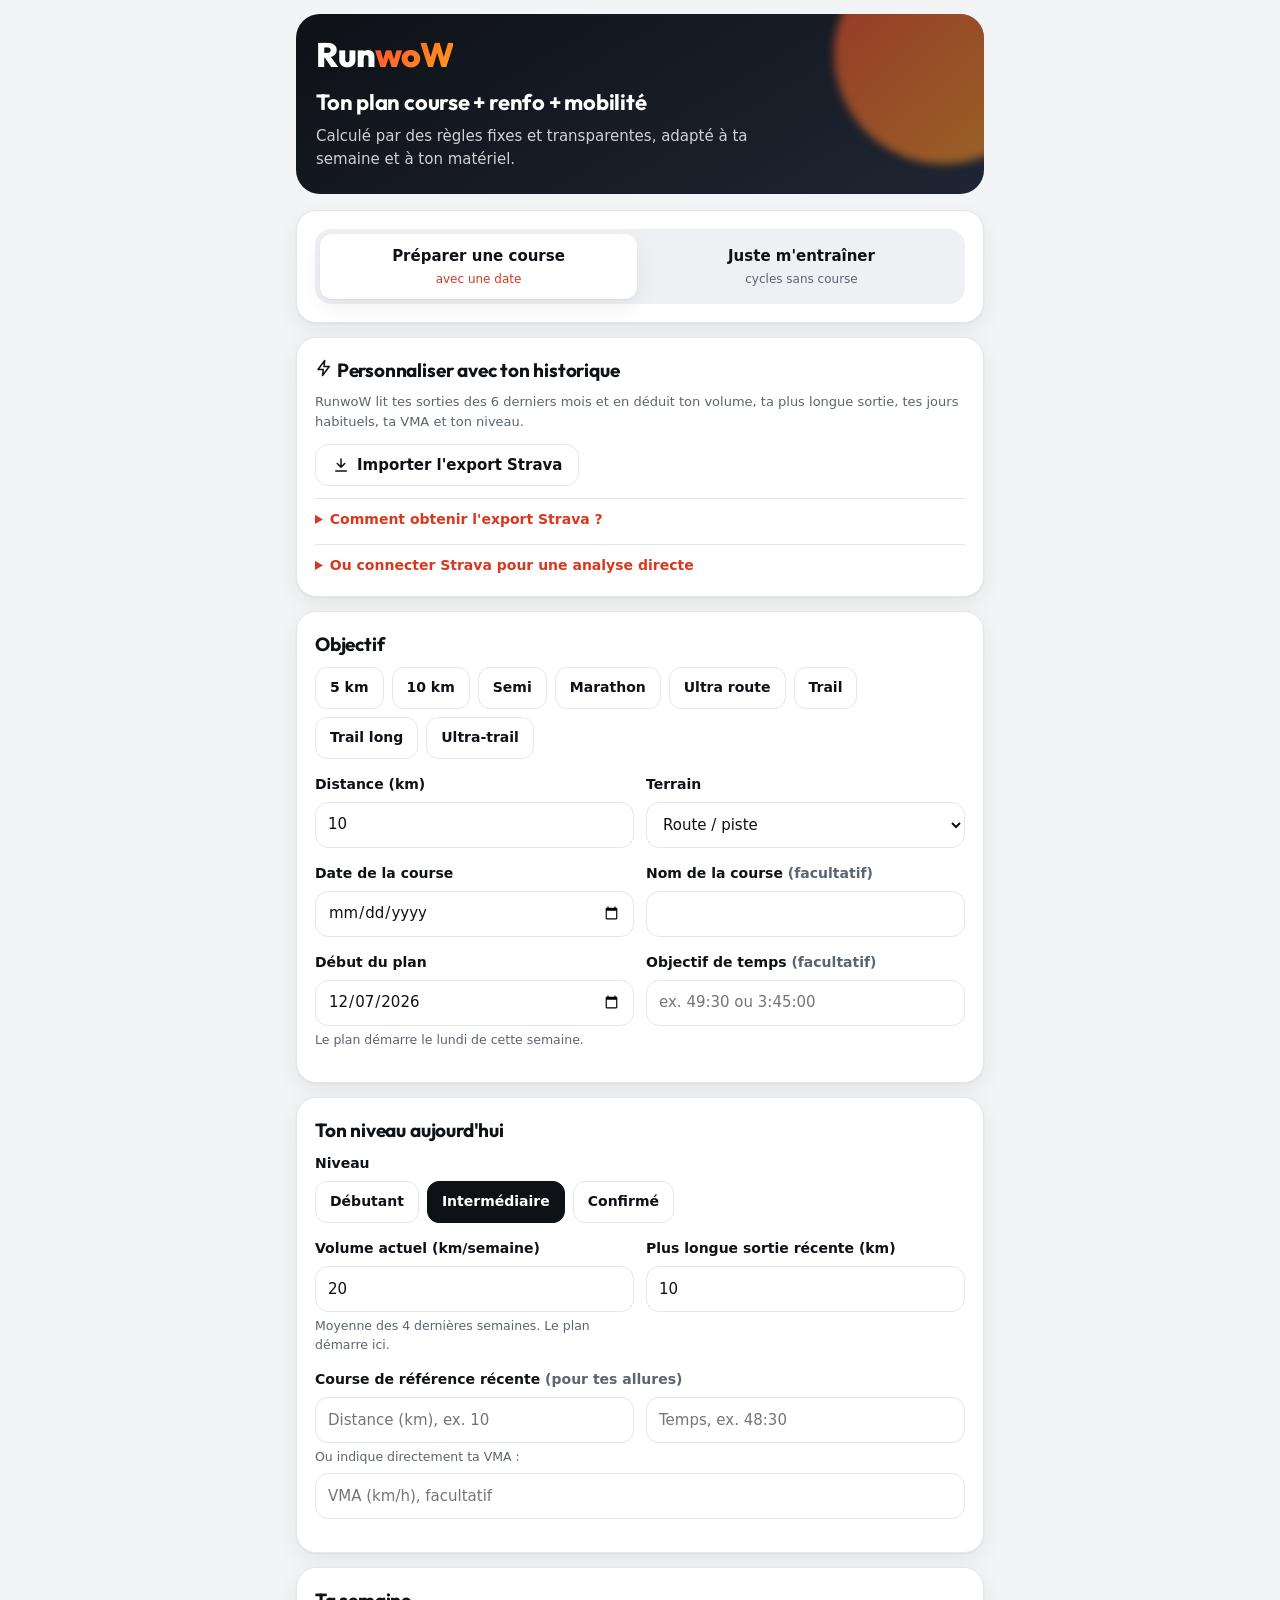
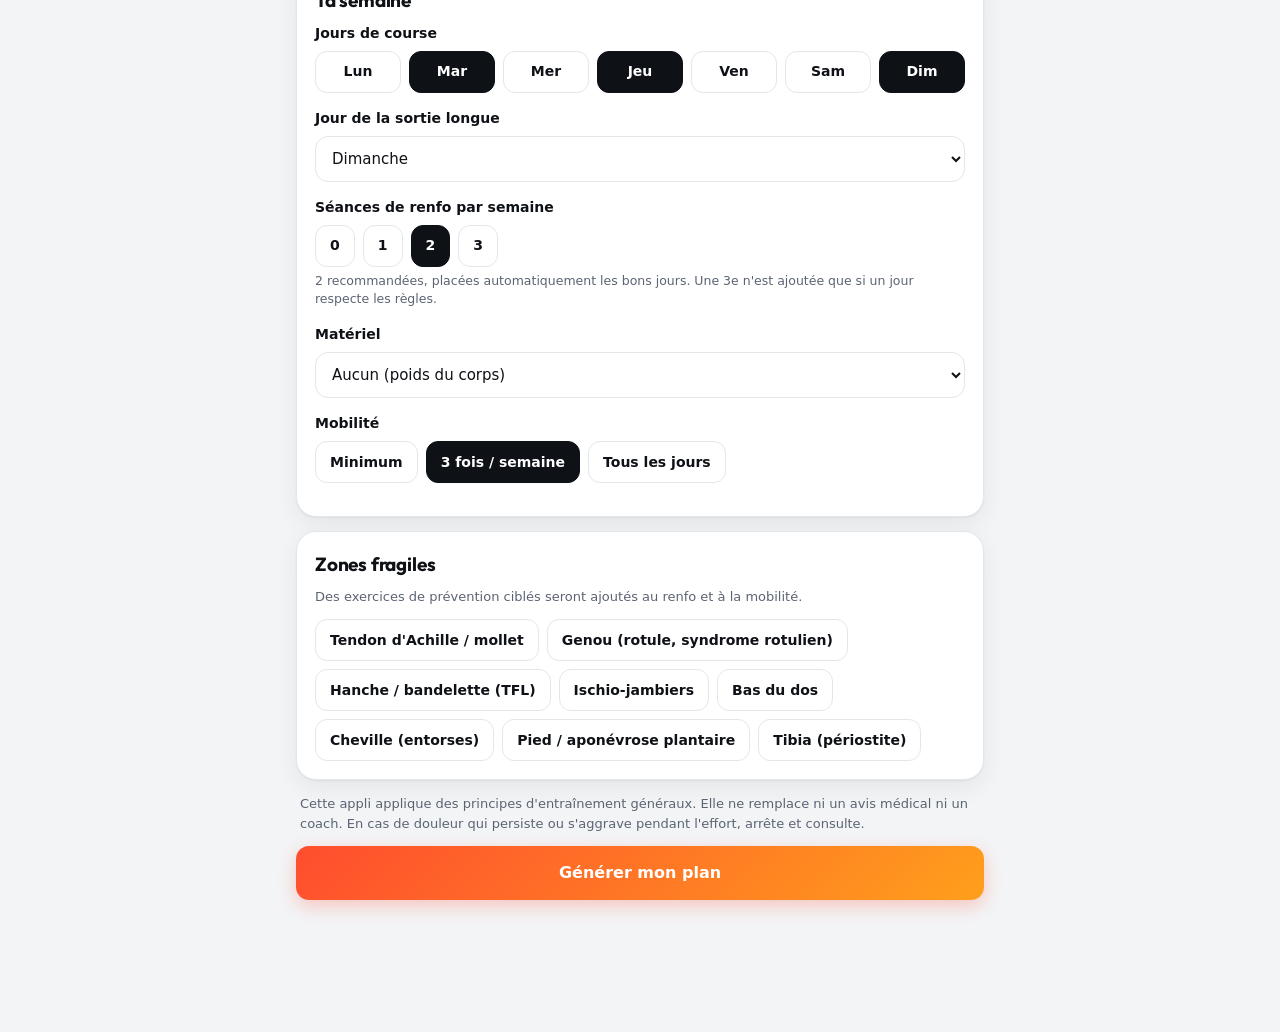
<file: index.html>
<!doctype html>
<html lang="fr">
<head>
  <meta charset="utf-8">
  <meta name="viewport" content="width=device-width, initial-scale=1, viewport-fit=cover">
  <meta name="theme-color" content="#0e1116">
  <meta name="apple-mobile-web-app-capable" content="yes">
  <meta name="apple-mobile-web-app-status-bar-style" content="black-translucent">
  <link rel="preconnect" href="https://fonts.googleapis.com">
  <link rel="preconnect" href="https://fonts.gstatic.com" crossorigin>
  <link rel="stylesheet" href="https://fonts.googleapis.com/css2?family=Outfit:wght@500;600;700;800&display=swap">
  <meta name="description" content="Plans de course à pied avec renforcement et mobilité, générés par des règles fixes.">
  <title>RunwoW</title>
  <link rel="manifest" href="manifest.webmanifest">
  <link rel="icon" href="icon.svg" type="image/svg+xml">
  <link rel="apple-touch-icon" href="icon.svg">
  <link rel="stylesheet" href="css/style.css">
</head>
<body>
  <div id="app"></div>
  <div id="modal-root"></div>
  <div id="toast" role="status" aria-live="polite"></div>

  <script src="js/engine/util.js"></script>
  <script src="js/engine/paces.js"></script>
  <script src="js/data/exercises.js"></script>
  <script src="js/engine/strength.js"></script>
  <script src="js/engine/plan.js"></script>
  <script src="js/engine/replan.js"></script>
  <script src="js/engine/rules.js"></script>
  <script src="js/sync/fit.js"></script>
  <script src="js/sync/zip.js"></script>
  <script src="js/sync/strava.js"></script>
  <script src="js/sync/match.js"></script>
  <script src="js/sync/history.js"></script>
  <script src="js/sync/adapt.js"></script>
  <script src="js/app.js"></script>
</body>
</html>
</file>
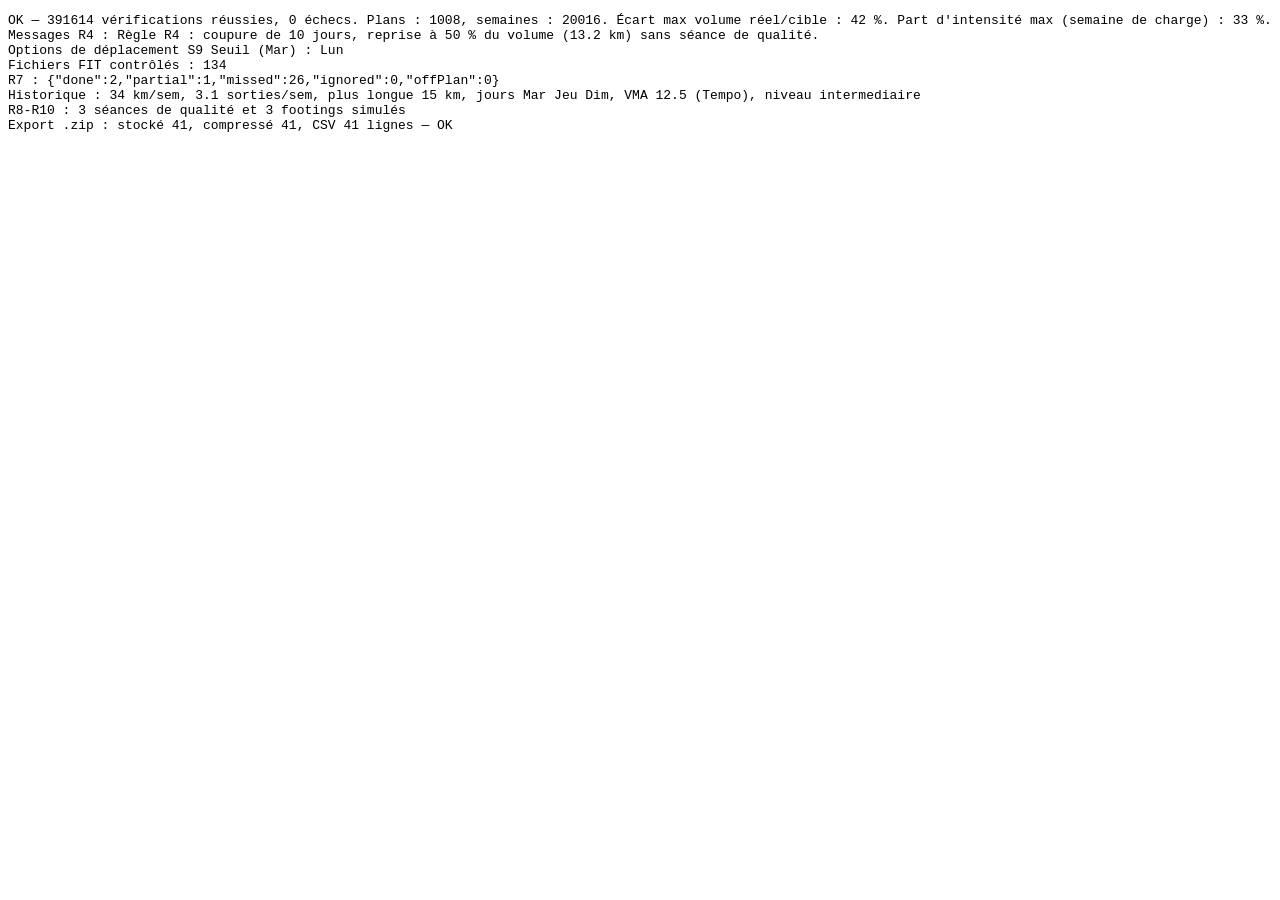
<file: tests/index.html>
<!doctype html>
<html lang="fr">
<head><meta charset="utf-8"><title>Tests moteur</title></head>
<body>
<pre id="out">…</pre>
<script src="../js/engine/util.js"></script>
<script src="../js/engine/paces.js"></script>
<script src="../js/data/exercises.js"></script>
<script src="../js/engine/strength.js"></script>
<script src="../js/engine/plan.js"></script>
<script src="../js/engine/replan.js"></script>
<script src="../js/engine/rules.js"></script>
<script src="../js/sync/fit.js"></script>
<script src="../js/sync/zip.js"></script>
<script src="../js/sync/match.js"></script>
<script src="../js/sync/history.js"></script>
<script src="../js/sync/adapt.js"></script>
<script src="tests.js"></script>
</body>
</html>
</file>
<file: css/style.css>
/* RunwoW — thème « énergie » : encre profonde, dégradés vifs, chiffres en grand. */
:root {
  --bg: #f3f4f6;
  --surface: #ffffff;
  --surface-2: #eef0f3;
  --surface-3: #e4e7ec;
  --text: #0e1116;
  --muted: #5b6472;
  --border: #e3e6eb;
  --accent: #d9381e;
  --accent-soft: #ffe8e1;
  --on-accent: #ffffff;
  --danger: #c4320a;
  --ok: #0d9a6a;
  --warn-bg: #fff4e0;
  --warn-text: #7a4100;
  --info-bg: #eef2ff;
  --info-text: #23308a;
  --ink: #0e1116;

  --brand: linear-gradient(135deg, #ff4d2e 0%, #ff9f1c 100%);
  --g-easy: linear-gradient(135deg, #2f6fe0 0%, #3fb5ef 100%);
  --g-quality: linear-gradient(135deg, #ff4d2e 0%, #ff9f1c 100%);
  --g-long: linear-gradient(135deg, #5b3df5 0%, #a463ff 100%);
  --g-race: linear-gradient(135deg, #e89400 0%, #ff5a1f 100%);
  --g-strength: linear-gradient(135deg, #111827 0%, #3b4556 100%);
  --g-mobility: linear-gradient(135deg, #0b9e72 0%, #2fd0a0 100%);
  --g-rest: linear-gradient(135deg, #48505e 0%, #7b8494 100%);
  --g-ink: linear-gradient(150deg, #0e1116 0%, #1f2633 100%);

  --k-easy: #2f6fe0;
  --k-quality: #f0451f;
  --k-long: #6c4cf6;
  --k-race: #e08a00;
  --k-strength: #3b4556;
  --k-mobility: #0b9e72;

  --ph-base: #2f80ed;
  --ph-construction: #ff9f1c;
  --ph-specifique: #ff4d2e;
  --ph-affutage: #12b886;

  --radius: 20px;
  --radius-sm: 14px;
  --shadow: 0 1px 2px rgba(14, 17, 22, 0.05), 0 8px 24px rgba(14, 17, 22, 0.06);
  --shadow-hero: 0 10px 30px rgba(14, 17, 22, 0.18);
  --font-display: "Outfit", system-ui, -apple-system, "Segoe UI", Roboto, sans-serif;
  color-scheme: light;
}
@media (prefers-color-scheme: dark) {
  :root:not([data-theme="light"]) {
    --bg: #0b0d10; --surface: #15181d; --surface-2: #1d2128; --surface-3: #262b33; --text: #f2f4f7; --muted: #98a2b3;
    --border: #262b33; --accent: #ff6a3d; --accent-soft: #3a1d14; --on-accent: #ffffff; --danger: #ff7a59; --ok: #34d399;
    --warn-bg: #33250b; --warn-text: #ffd48a; --info-bg: #1a2140; --info-text: #c7d2fe;
    --k-easy: #5b9bff; --k-quality: #ff7a52; --k-long: #9a82ff; --k-race: #ffb020; --k-strength: #aab4c3; --k-mobility: #34d399;
    --g-strength: linear-gradient(135deg, #2a3140 0%, #4a5568 100%);
    --g-ink: linear-gradient(150deg, #1a1f29 0%, #262e3d 100%);
    --shadow: none; --shadow-hero: none;
    color-scheme: dark;
  }
}
:root[data-theme="dark"] {
  --bg: #0b0d10; --surface: #15181d; --surface-2: #1d2128; --surface-3: #262b33; --text: #f2f4f7; --muted: #98a2b3;
  --border: #262b33; --accent: #ff6a3d; --accent-soft: #3a1d14; --on-accent: #ffffff; --danger: #ff7a59; --ok: #34d399;
  --warn-bg: #33250b; --warn-text: #ffd48a; --info-bg: #1a2140; --info-text: #c7d2fe;
  --k-easy: #5b9bff; --k-quality: #ff7a52; --k-long: #9a82ff; --k-race: #ffb020; --k-strength: #aab4c3; --k-mobility: #34d399;
  --g-strength: linear-gradient(135deg, #2a3140 0%, #4a5568 100%);
  --g-ink: linear-gradient(150deg, #1a1f29 0%, #262e3d 100%);
  --shadow: none; --shadow-hero: none;
  color-scheme: dark;
}

* { box-sizing: border-box; }
html, body { margin: 0; }
body {
  background: var(--bg);
  color: var(--text);
  font: 15px/1.5 system-ui, -apple-system, "Segoe UI", Roboto, sans-serif;
  -webkit-font-smoothing: antialiased;
  -webkit-tap-highlight-color: transparent;
}
button, input, select { font: inherit; color: inherit; }
a { color: var(--accent); }
h1, h2, h3, .display { font-family: var(--font-display); letter-spacing: -0.01em; }
.num { font-variant-numeric: tabular-nums; }
.muted { color: var(--muted); }
.small { font-size: 13px; }
.row { display: flex; align-items: center; gap: 8px; flex-wrap: wrap; }
.spacer { flex: 1; }
.icon { width: 18px; height: 18px; flex: none; stroke: currentColor; fill: none; stroke-width: 2; stroke-linecap: round; stroke-linejoin: round; }

/* ---------- Structure ---------- */
.shell { max-width: 720px; margin: 0 auto; padding: 0 16px calc(104px + env(safe-area-inset-bottom)); }

.topbar { display: flex; align-items: center; gap: 10px; padding: calc(14px + env(safe-area-inset-top)) 0 12px; }
.brand { min-width: 0; flex: 1; }
.wordmark { font-family: var(--font-display); font-weight: 800; font-size: 26px; line-height: 1; letter-spacing: -0.03em; display: block; }
.wordmark em { font-style: normal; background: var(--brand); -webkit-background-clip: text; background-clip: text; color: transparent; }
.brand .sub { display: block; color: var(--muted); font-size: 13px; margin-top: 3px; white-space: nowrap; overflow: hidden; text-overflow: ellipsis; }
.pill-count {
  flex: none; text-align: center; background: var(--ink); color: #fff; border-radius: 14px; padding: 7px 11px; line-height: 1.05;
}
.pill-count b { display: block; font-family: var(--font-display); font-size: 18px; font-weight: 800; white-space: nowrap; }
.pill-count span { font-size: 10.5px; opacity: 0.75; text-transform: uppercase; letter-spacing: 0.06em; white-space: nowrap; }
.strava-btn {
  flex: none; display: inline-flex; align-items: center; gap: 6px; height: 40px; padding: 0 13px; border: 0; border-radius: 12px;
  background: #fc5200; color: #fff; font-weight: 700; font-size: 14px; cursor: pointer; text-decoration: none;
}
.strava-btn:hover { filter: brightness(1.06); }
.strava-btn .icon { width: 16px; height: 16px; stroke-width: 2.4; }
.strava-btn.ghost { background: transparent; color: #fc5200; border: 1.5px solid #fc5200; height: 36px; }

/* Navigation flottante */
.nav {
  position: fixed; left: 12px; right: 12px; bottom: calc(10px + env(safe-area-inset-bottom)); z-index: 20;
  max-width: 560px; margin: 0 auto; border-radius: 22px;
  background: color-mix(in srgb, var(--surface) 82%, transparent); backdrop-filter: blur(18px) saturate(1.4); -webkit-backdrop-filter: blur(18px) saturate(1.4);
  border: 1px solid var(--border); box-shadow: 0 8px 30px rgba(14, 17, 22, 0.14);
}
.nav ul { list-style: none; display: flex; margin: 0; padding: 6px; gap: 2px; }
.nav li { flex: 1; }
.nav a {
  display: flex; flex-direction: column; align-items: center; gap: 2px; padding: 7px 0 6px; border-radius: 16px;
  color: var(--muted); text-decoration: none; font-size: 11px; font-weight: 600;
}
.nav a[aria-current="page"] { color: #fff; background: var(--brand); }
.nav svg { width: 21px; height: 21px; }

/* ---------- Cartes ---------- */
.card { background: var(--surface); border: 1px solid var(--border); border-radius: var(--radius); box-shadow: var(--shadow); padding: 18px; margin-bottom: 14px; }
.card h2 { font-size: 19px; margin: 0 0 8px; font-weight: 700; }
.card h3 { font-size: 15px; margin: 16px 0 8px; font-weight: 700; }
.section-title { font-family: var(--font-display); font-size: 17px; font-weight: 700; margin: 26px 4px 10px; display: flex; align-items: baseline; gap: 8px; }
.section-title .muted { font-family: system-ui, sans-serif; font-size: 13px; font-weight: 400; }

/* ---------- Boutons ---------- */
.btn {
  display: inline-flex; align-items: center; justify-content: center; gap: 7px; min-height: 42px; padding: 8px 16px;
  border-radius: 13px; border: 1px solid var(--border); background: var(--surface); cursor: pointer; font-weight: 600;
  text-decoration: none; color: var(--text); transition: transform 0.08s ease, background 0.15s;
}
.btn:hover { background: var(--surface-2); }
.btn:active { transform: scale(0.98); }
.btn.primary { background: var(--brand); border: 0; color: #fff; box-shadow: 0 6px 18px rgba(255, 77, 46, 0.28); }
.btn.primary:hover { filter: brightness(1.04); }
.btn.dark { background: var(--ink); border-color: var(--ink); color: #fff; }
.btn.danger { color: var(--danger); }
.btn.small { min-height: 36px; padding: 5px 12px; font-size: 13.5px; border-radius: 11px; }
.btn.block { width: 100%; }
.btn[disabled] { opacity: 0.6; cursor: default; }
.btn-group { display: flex; gap: 8px; flex-wrap: wrap; }
.btn:focus-visible, .chip:focus-visible, a:focus-visible, input:focus-visible, select:focus-visible, .ws-day:focus-visible, .strava-btn:focus-visible { outline: 2px solid var(--accent); outline-offset: 2px; }

/* Statut : trois pastilles */
.status-bar { display: grid; grid-template-columns: repeat(3, 1fr); gap: 8px; margin-top: 14px; }
.status-bar.two { grid-template-columns: repeat(2, 1fr); }
.st-btn {
  display: flex; align-items: center; justify-content: center; gap: 6px; min-height: 46px; border-radius: 14px; cursor: pointer;
  border: 1.5px solid var(--border); background: var(--surface); font-weight: 700; font-size: 14px;
}
.st-btn .icon { width: 17px; height: 17px; stroke-width: 2.6; }
.st-btn[aria-pressed="true"].v-done { background: var(--ok); border-color: var(--ok); color: #fff; }
.st-btn[aria-pressed="true"].v-partial { background: #f59f00; border-color: #f59f00; color: #fff; }
.st-btn[aria-pressed="true"].v-missed { background: var(--danger); border-color: var(--danger); color: #fff; }
.actions { display: flex; gap: 8px; flex-wrap: wrap; margin-top: 10px; }

/* ---------- Bandeaux ---------- */
.banner { border-radius: 14px; padding: 11px 13px; margin-bottom: 10px; font-size: 14px; display: flex; gap: 10px; align-items: flex-start; }
.banner.warn { background: var(--warn-bg); color: var(--warn-text); }
.banner.info { background: var(--info-bg); color: var(--info-text); }
.banner .icon { margin-top: 2px; }

/* ---------- Pastilles ---------- */
.tags { display: flex; gap: 6px; flex-wrap: wrap; }
.tag { display: inline-flex; align-items: center; gap: 6px; font-size: 12.5px; font-weight: 600; padding: 4px 10px; border-radius: 99px; background: var(--surface); border: 1px solid var(--border); color: var(--muted); white-space: nowrap; }
.tag .dot { width: 8px; height: 8px; border-radius: 50%; background: var(--ph); }
.ph-base { --ph: var(--ph-base); }
.ph-construction { --ph: var(--ph-construction); }
.ph-specifique { --ph: var(--ph-specifique); }
.ph-affutage { --ph: var(--ph-affutage); }

/* ---------- Accueil ---------- */
.today-head { margin: 4px 2px 14px; }
.today-head h1 { font-size: 28px; margin: 0 0 8px; font-weight: 800; text-transform: capitalize; }

.weekstrip { display: grid; grid-template-columns: repeat(7, 1fr); gap: 6px; margin-bottom: 16px; }
.ws-day {
  display: flex; flex-direction: column; align-items: center; gap: 3px; padding: 8px 0 9px; border-radius: 16px;
  background: var(--surface); border: 1px solid var(--border); cursor: pointer; min-width: 0;
}
.ws-day .l { font-size: 11px; font-weight: 700; color: var(--muted); text-transform: uppercase; }
.ws-day .d { font-family: var(--font-display); font-size: 17px; font-weight: 700; }
.ws-day .dots { display: flex; gap: 3px; height: 7px; }
.ws-day .dots i { width: 7px; height: 7px; border-radius: 50%; background: var(--k); }
.ws-day .dots i.done { box-shadow: 0 0 0 2px var(--surface), 0 0 0 3.5px var(--ok); }
.ws-day.today { background: var(--ink); border-color: var(--ink); color: #fff; }
.ws-day.today .l { color: rgba(255, 255, 255, 0.7); }
.ws-day.today .dots i.done { box-shadow: 0 0 0 2px var(--ink), 0 0 0 3.5px #34d399; }
.ws-day.past { opacity: 0.6; }

/* Carte séance avec en-tête en dégradé */
.session-card { padding: 0; overflow: hidden; }
.hero { color: #fff; padding: 18px 18px 16px; position: relative; overflow: hidden; }
.hero::after { content: ""; position: absolute; right: -60px; top: -60px; width: 200px; height: 200px; border-radius: 50%; background: rgba(255, 255, 255, 0.10); pointer-events: none; }
.g-easy { background: var(--g-easy); }
.g-quality { background: var(--g-quality); }
.g-long { background: var(--g-long); }
.g-race { background: var(--g-race); }
.g-strength { background: var(--g-strength); }
.g-mobility { background: var(--g-mobility); }
.g-rest { background: var(--g-rest); }
.hero-top { display: flex; align-items: center; gap: 8px; position: relative; z-index: 1; }
.kind-pill { display: inline-flex; align-items: center; gap: 6px; font-size: 12px; font-weight: 700; text-transform: uppercase; letter-spacing: 0.06em; background: rgba(255, 255, 255, 0.18); padding: 5px 10px; border-radius: 99px; }
.kind-pill .icon { width: 15px; height: 15px; }
.hero-status { margin-left: auto; font-size: 12px; font-weight: 700; background: #fff; color: var(--ink); padding: 4px 10px; border-radius: 99px; }
.hero h2 { font-size: 27px; font-weight: 800; margin: 12px 0 2px; line-height: 1.1; position: relative; z-index: 1; color: #fff; }
.hero .when { font-size: 13px; opacity: 0.85; position: relative; z-index: 1; }
.hero-stats { display: flex; gap: 22px; margin-top: 14px; position: relative; z-index: 1; flex-wrap: wrap; }
.hero-stats div { line-height: 1; }
.hero-stats b { font-family: var(--font-display); font-size: 34px; font-weight: 800; letter-spacing: -0.02em; }
.hero-stats span { font-size: 13px; opacity: 0.85; margin-left: 3px; font-weight: 600; }
.hero .close { position: absolute; top: 12px; right: 12px; z-index: 2; background: rgba(255, 255, 255, 0.2); border: 0; color: #fff; width: 36px; height: 36px; border-radius: 50%; display: grid; place-items: center; cursor: pointer; }

/* Profil de séance (graphe des efforts) */
.wprofile { display: flex; align-items: flex-end; gap: 2px; height: 46px; margin-top: 16px; position: relative; z-index: 1; }
.wprofile i { display: block; min-width: 2px; border-radius: 3px 3px 1px 1px; background: rgba(255, 255, 255, 0.45); }
.wprofile i.hard { background: #fff; }

.session-body { padding: 16px 18px 18px; }
.session-body .focus { margin: 0 0 12px; font-size: 15px; }
.timeline { list-style: none; padding: 0; margin: 0 0 6px; position: relative; }
.timeline li { position: relative; padding: 0 0 12px 24px; }
.timeline li::before { content: ""; position: absolute; left: 5px; top: 16px; bottom: 0; width: 2px; background: var(--border); }
.timeline li:last-child::before { display: none; }
.timeline li::after { content: ""; position: absolute; left: 0; top: 5px; width: 12px; height: 12px; border-radius: 50%; background: var(--z, var(--k-easy)); box-shadow: 0 0 0 3px var(--surface); }
ul.notes { padding-left: 18px; margin: 8px 0; color: var(--muted); font-size: 13.5px; }
.ex-list { list-style: none; padding: 0; margin: 4px 0; }
.ex-list li { border-top: 1px solid var(--border); }
.ex-list li:first-child { border-top: 0; }
.ex-list details > summary { list-style: none; cursor: pointer; display: flex; gap: 10px; align-items: center; padding: 11px 0; }
.ex-list details > summary::-webkit-details-marker { display: none; }
.ex-list .ex-num { width: 26px; height: 26px; border-radius: 8px; background: var(--surface-2); display: grid; place-items: center; font-size: 12px; font-weight: 700; flex: none; }
.ex-list .ex-name { font-weight: 600; flex: 1; }
.ex-list .ex-dose { color: var(--muted); font-size: 13px; text-align: right; }
.ex-list .ex-how { font-size: 13.5px; color: var(--muted); padding: 0 0 12px 36px; }
.ex-tag { font-size: 10.5px; color: var(--k-mobility); font-weight: 700; margin-left: 6px; text-transform: uppercase; letter-spacing: 0.04em; }

/* Progression : anneau */
.progress-card { display: flex; align-items: center; gap: 18px; }
.ring { width: 92px; height: 92px; flex: none; position: relative; }
.ring svg { width: 100%; height: 100%; transform: rotate(-90deg); }
.ring circle { fill: none; stroke-width: 10; }
.ring .bg { stroke: var(--surface-2); }
.ring .fg { stroke: url(#ringGrad); stroke-linecap: round; }
.ring .pct { position: absolute; inset: 0; display: grid; place-items: center; font-family: var(--font-display); font-weight: 800; font-size: 22px; }
.progress-card .big { font-family: var(--font-display); font-size: 24px; font-weight: 800; line-height: 1.1; }

/* ---------- Puces de séance ---------- */
.chip {
  display: flex; align-items: center; gap: 11px; width: 100%; text-align: left; cursor: pointer;
  border: 1px solid var(--border); background: var(--surface); border-radius: 15px; padding: 9px 11px; min-height: 52px;
}
.chip:hover { background: var(--surface-2); }
.chip .badge { width: 34px; height: 34px; border-radius: 11px; display: grid; place-items: center; flex: none; color: var(--k); background: color-mix(in srgb, var(--k) 14%, transparent); }
.chip .badge .icon { width: 18px; height: 18px; stroke-width: 2.3; }
.chip .ctext { flex: 1; min-width: 0; }
.chip .ctitle, .chip .cmeta { display: block; }
.chip .ctitle { font-weight: 650; font-size: 14.5px; white-space: nowrap; overflow: hidden; text-overflow: ellipsis; }
.chip .cmeta { font-size: 12.5px; color: var(--muted); }
.chip .st { width: 24px; height: 24px; border-radius: 50%; display: grid; place-items: center; flex: none; color: #fff; }
.chip .st .icon { width: 14px; height: 14px; stroke-width: 3; }
.chip .st.done { background: var(--ok); }
.chip .st.partial { background: #f59f00; }
.chip .st.missed, .chip .st.break { background: var(--danger); }
.chip.st-done .ctitle { color: var(--muted); }
.chip.st-missed, .chip.st-break { opacity: 0.6; }
.k-easy { --k: var(--k-easy); }
.k-quality { --k: var(--k-quality); }
.k-long { --k: var(--k-long); }
.k-race { --k: var(--k-race); }
.k-strength { --k: var(--k-strength); }
.k-mobility { --k: var(--k-mobility); }

/* ---------- Plan ---------- */
.plan-hero { background: var(--g-ink); color: #fff; border: 0; box-shadow: var(--shadow-hero); position: relative; overflow: hidden; }
.plan-hero::after { content: ""; position: absolute; right: -80px; bottom: -90px; width: 240px; height: 240px; border-radius: 50%; background: var(--brand); opacity: 0.35; filter: blur(10px); }
.plan-hero .eyebrow { font-size: 12px; font-weight: 700; text-transform: uppercase; letter-spacing: 0.08em; color: #ff9f1c; }
.plan-hero h2 { font-size: 26px; font-weight: 800; margin: 4px 0 14px; color: #fff; position: relative; z-index: 1; }
.kpis { display: grid; grid-template-columns: repeat(auto-fit, minmax(92px, 1fr)); gap: 14px; position: relative; z-index: 1; }
.kpis div { font-size: 12px; color: rgba(255, 255, 255, 0.7); }
.kpis b { display: block; font-family: var(--font-display); font-size: 24px; font-weight: 800; color: #fff; line-height: 1.15; }
.plan-hero .foot { font-size: 13px; color: rgba(255, 255, 255, 0.7); margin: 14px 0 0; position: relative; z-index: 1; }

.chart { display: flex; align-items: flex-end; gap: 3px; height: 140px; padding-top: 8px; }
.chart button { flex: 1; min-width: 0; border: 0; padding: 0; border-radius: 6px 6px 2px 2px; cursor: pointer; background: var(--ph); opacity: 0.9; }
.chart button.recovery, .chart button.reprise, .chart button.test { opacity: 0.4; }
.chart button.current { background: var(--ink); opacity: 1; }
.chart button:hover { opacity: 1; }
.chart-axis { display: flex; justify-content: space-between; font-size: 11.5px; color: var(--muted); margin-top: 8px; }
.legend { display: flex; gap: 14px; flex-wrap: wrap; font-size: 12.5px; color: var(--muted); margin-top: 12px; }
.legend span { display: inline-flex; align-items: center; gap: 6px; }
.legend i { width: 10px; height: 10px; border-radius: 3px; background: var(--ph); display: inline-block; }

.week { padding: 0; overflow: hidden; scroll-margin-top: 12px; }
.week > summary { list-style: none; cursor: pointer; padding: 14px 16px; display: flex; gap: 13px; align-items: center; }
.week > summary::-webkit-details-marker { display: none; }
.wk-num { width: 46px; height: 46px; border-radius: 14px; flex: none; display: grid; place-items: center; font-family: var(--font-display); font-weight: 800; font-size: 16px; color: #fff; background: var(--ph); }
.week.current .wk-num { background: var(--ink); box-shadow: 0 0 0 3px var(--ph); }
.wk-main { flex: 1; min-width: 0; }
.wk-title { font-weight: 700; font-size: 15px; }
.wk-meta { font-size: 12.5px; color: var(--muted); margin-top: 2px; }
.wk-bar { height: 4px; border-radius: 4px; background: var(--surface-2); margin-top: 7px; overflow: hidden; }
.wk-bar > div { height: 100%; background: var(--ok); border-radius: 4px; }
.wk-km { text-align: right; flex: none; }
.wk-km b { font-family: var(--font-display); font-size: 22px; font-weight: 800; display: block; line-height: 1.05; }
.wk-km span { font-size: 11.5px; color: var(--muted); }
.week .chev { color: var(--muted); transition: transform 0.15s; }
.week[open] .chev { transform: rotate(90deg); }
.wk-body { border-top: 1px solid var(--border); }
.wk-notes { padding: 12px 16px 0; }
.day { display: grid; grid-template-columns: 46px 1fr; gap: 10px; padding: 10px 16px; border-bottom: 1px solid var(--border); }
.day:last-child { border-bottom: 0; }
.day.today { background: var(--accent-soft); }
.day .dname { font-size: 11.5px; color: var(--muted); line-height: 1.2; padding-top: 8px; text-transform: uppercase; font-weight: 700; }
.day .dname b { display: block; color: var(--text); font-family: var(--font-display); font-size: 18px; text-transform: none; }
.day .items { display: flex; flex-direction: column; gap: 7px; min-width: 0; }
.day .rest { color: var(--muted); font-size: 13px; padding-top: 10px; }
.day .dnote { font-size: 12.5px; color: var(--muted); }
.wk-foot { padding: 12px 16px 14px; }

/* ---------- Allures ---------- */
.vma-hero { background: var(--g-ink); color: #fff; border: 0; position: relative; overflow: hidden; }
.vma-hero .big { font-family: var(--font-display); font-size: 48px; font-weight: 800; line-height: 1; }
.vma-hero .big small { font-size: 18px; font-weight: 600; opacity: 0.7; margin-left: 4px; }
.zone-row { display: grid; grid-template-columns: 6px 1fr auto; gap: 12px; padding: 12px 0; border-top: 1px solid var(--border); align-items: center; }
.zone-row:first-child { border-top: 0; }
.zone-row .bar { width: 6px; align-self: stretch; border-radius: 6px; background: var(--z); }
.zone-row .zn { font-weight: 700; }
.zone-row .zd { font-size: 12.5px; color: var(--muted); }
.zone-row .zp { text-align: right; font-family: var(--font-display); font-weight: 700; font-size: 16px; white-space: nowrap; }
.zone-row .zp span { display: block; font-family: system-ui, sans-serif; font-size: 11.5px; color: var(--muted); font-weight: 500; }
.pred { display: grid; grid-template-columns: repeat(2, 1fr); gap: 10px; }
.pred div { background: var(--surface-2); border-radius: 14px; padding: 12px; }
.pred b { display: block; font-family: var(--font-display); font-size: 22px; font-weight: 800; }
.pred span { font-size: 12.5px; color: var(--muted); }

/* ---------- Formulaire ---------- */
.form .field { margin-bottom: 15px; }
.form label.lbl, .form .lbl { display: block; font-weight: 700; font-size: 14px; margin-bottom: 7px; }
.form .hint { font-size: 12.5px; color: var(--muted); margin-top: 5px; }
.form input[type=text], .form input[type=number], .form input[type=date], .form select, .search {
  width: 100%; min-height: 46px; padding: 9px 12px; border-radius: 13px; border: 1.5px solid var(--border); background: var(--surface);
}
.form input:focus, .form select:focus, .search:focus { border-color: var(--accent); outline: none; }
.grid2 { display: grid; grid-template-columns: 1fr 1fr; gap: 12px; }
@media (max-width: 480px) { .grid2 { grid-template-columns: 1fr; } }
.choices { display: flex; flex-wrap: wrap; gap: 8px; }
.choices label, .choices .btn {
  display: inline-flex; align-items: center; gap: 6px; padding: 8px 14px; min-height: 42px; border-radius: 12px;
  border: 1.5px solid var(--border); cursor: pointer; background: var(--surface); font-size: 14px; font-weight: 600;
}
.choices input { position: absolute; opacity: 0; pointer-events: none; }
.choices label:has(input:checked) { border-color: var(--ink); background: var(--ink); color: #fff; }
.choices label:has(input:focus-visible) { outline: 2px solid var(--accent); outline-offset: 2px; }
.choices.days label { min-width: 48px; justify-content: center; padding: 8px 0; flex: 1; }
.segmented { display: grid; grid-template-columns: 1fr 1fr; gap: 6px; padding: 5px; background: var(--surface-2); border-radius: 16px; }
.segmented label { display: flex; flex-direction: column; align-items: center; gap: 2px; padding: 11px 8px; border-radius: 12px; cursor: pointer; text-align: center; font-weight: 700; }
.segmented label span { font-size: 12px; font-weight: 500; color: var(--muted); }
.segmented input { position: absolute; opacity: 0; pointer-events: none; }
.segmented label:has(input:checked) { background: var(--surface); box-shadow: var(--shadow); }
.segmented label:has(input:checked) span { color: var(--accent); }
.segmented label:has(input:focus-visible) { outline: 2px solid var(--accent); }
fieldset { border: 0; padding: 0; margin: 0; }
[hidden] { display: none !important; }

.setup-hero {
  margin: 14px 0 16px; padding: 24px 20px; border-radius: 24px; color: #fff; background: var(--g-ink); position: relative; overflow: hidden;
}
.setup-hero::after { content: ""; position: absolute; right: -70px; top: -70px; width: 220px; height: 220px; border-radius: 50%; background: var(--brand); opacity: 0.55; filter: blur(4px); }
.setup-hero .wordmark { font-size: 34px; position: relative; z-index: 1; color: #fff; }
.setup-hero h1 { font-size: 22px; margin: 14px 0 6px; position: relative; z-index: 1; }
.setup-hero p { margin: 0; opacity: 0.8; position: relative; z-index: 1; max-width: 460px; }
.setup-hero .btn { position: relative; z-index: 1; margin-bottom: 12px; background: rgba(255, 255, 255, 0.15); border: 0; color: #fff; }
.errors { color: var(--danger); font-size: 14px; }

/* ---------- Modale ---------- */
.overlay { position: fixed; inset: 0; background: rgba(8, 10, 13, 0.55); z-index: 50; display: flex; align-items: flex-end; justify-content: center; animation: fade 0.15s ease; }
.sheet {
  background: var(--surface); width: 100%; max-width: 620px; max-height: 92vh; overflow: auto;
  border-radius: 26px 26px 0 0; padding: 0 0 env(safe-area-inset-bottom); animation: up 0.22s cubic-bezier(0.2, 0.8, 0.2, 1);
}
@media (min-width: 700px) { .overlay { align-items: center; } .sheet { border-radius: 26px; } }
@keyframes up { from { transform: translateY(30px); opacity: 0.6; } to { transform: none; opacity: 1; } }
@keyframes fade { from { opacity: 0; } to { opacity: 1; } }
@media (prefers-reduced-motion: reduce) { .overlay, .sheet { animation: none; } }

#toast {
  position: fixed; left: 50%; bottom: calc(96px + env(safe-area-inset-bottom)); transform: translateX(-50%);
  background: var(--ink); color: #fff; padding: 11px 16px; border-radius: 14px; font-size: 14px; font-weight: 600;
  max-width: calc(100vw - 32px); z-index: 60; opacity: 0; pointer-events: none; transition: opacity 0.2s; box-shadow: 0 8px 24px rgba(0, 0, 0, 0.25);
}
#toast.show { opacity: 1; }

.rules details { border-top: 1px solid var(--border); }
.rules details > summary { cursor: pointer; padding: 12px 0; font-weight: 700; }
.rules dl { margin: 0 0 12px; }
.rules dt { font-weight: 700; font-size: 14px; margin-top: 10px; }
.rules dd { margin: 2px 0 0; color: var(--muted); font-size: 14px; }
ol.steps { padding-left: 20px; margin: 8px 0; font-size: 14px; }
ol.steps li { margin-bottom: 6px; }
code { background: var(--surface-2); padding: 1px 6px; border-radius: 6px; font-size: 13px; }

/* Historique Strava */
.hist { margin-top: 14px; padding: 14px; border-radius: 16px; background: var(--surface-2); }
.hist-grid { display: grid; grid-template-columns: repeat(4, 1fr); gap: 8px; }
@media (max-width: 420px) { .hist-grid { grid-template-columns: repeat(2, 1fr); } }
.hist-grid div { font-size: 12px; color: var(--muted); line-height: 1.2; }
.hist-grid b { display: block; font-family: var(--font-display); font-size: 24px; font-weight: 800; color: var(--text); }
.hist .chart button { cursor: default; opacity: 0.85; }
details.help { margin-top: 12px; border-top: 1px solid var(--border); }
details.help > summary { cursor: pointer; padding: 10px 0 2px; font-weight: 600; font-size: 14px; color: var(--accent); }

.empty { text-align: center; padding: 26px 10px; color: var(--muted); }
</file>
